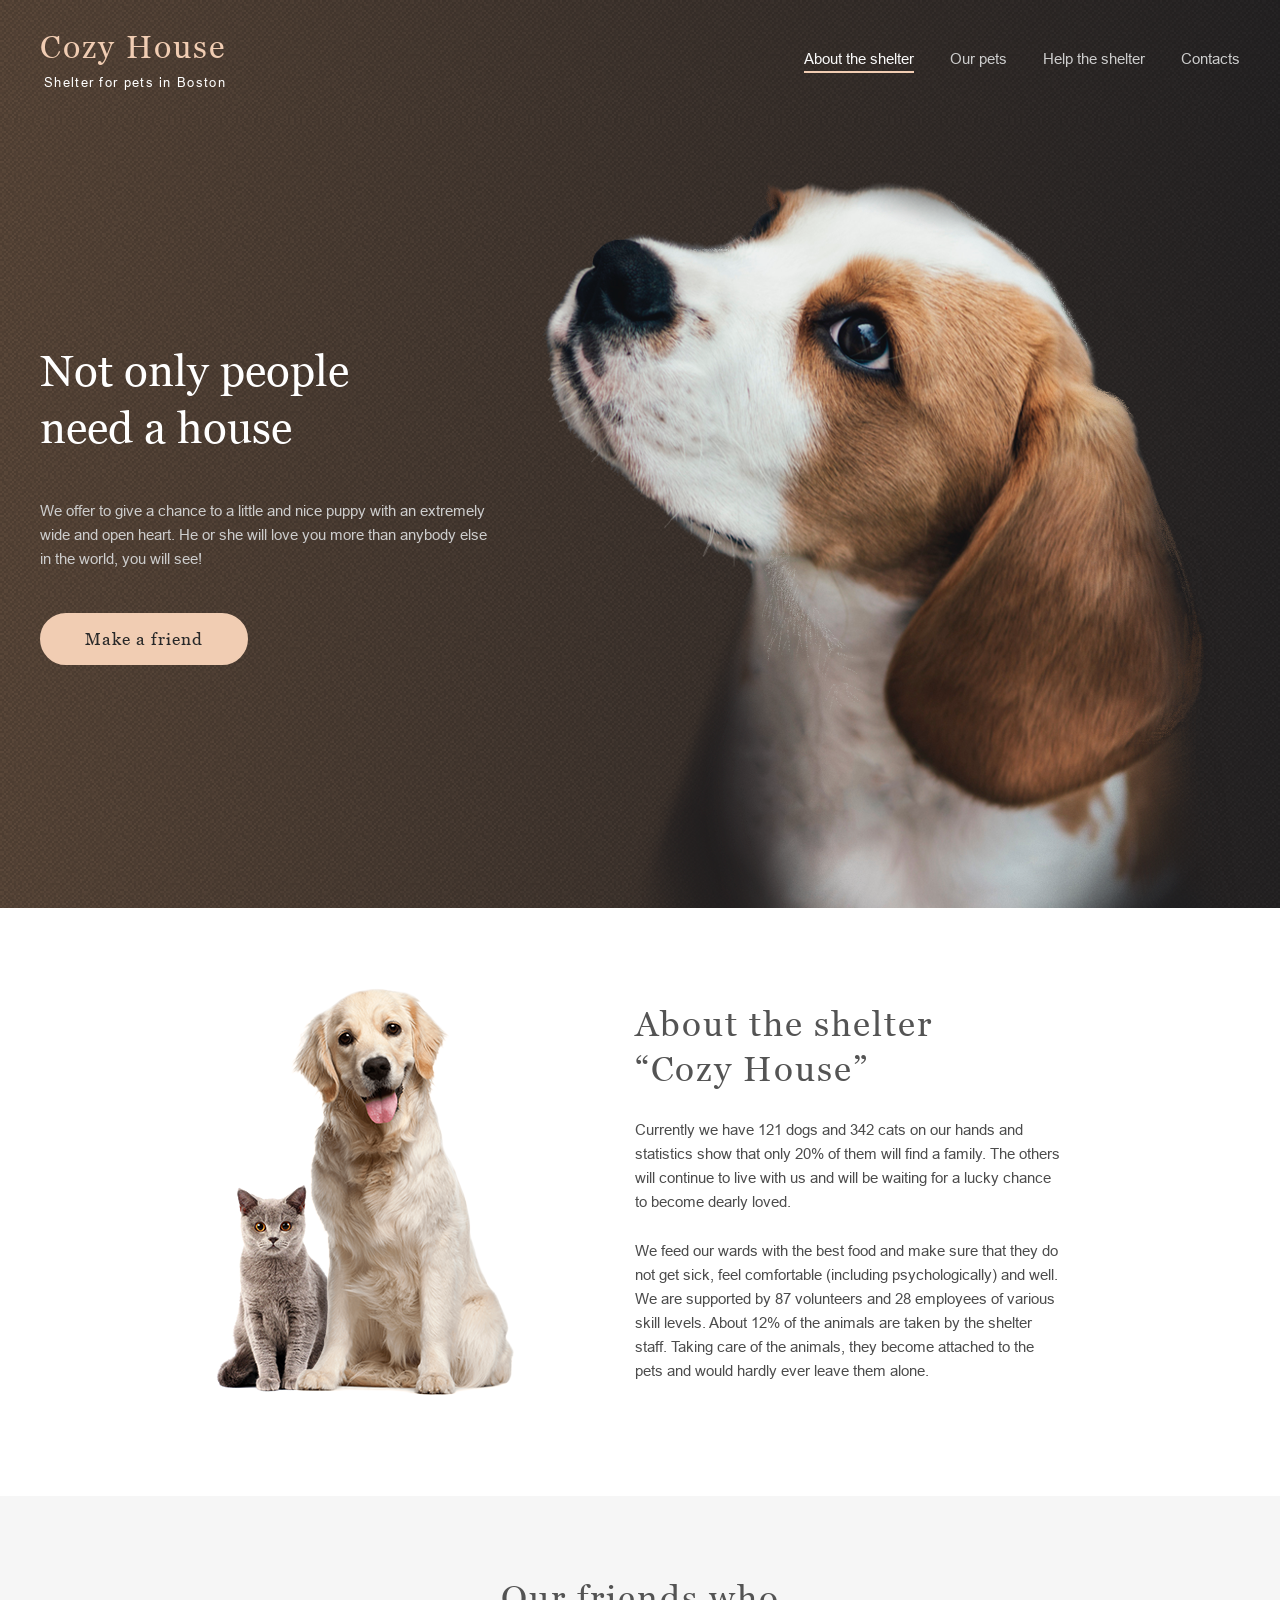
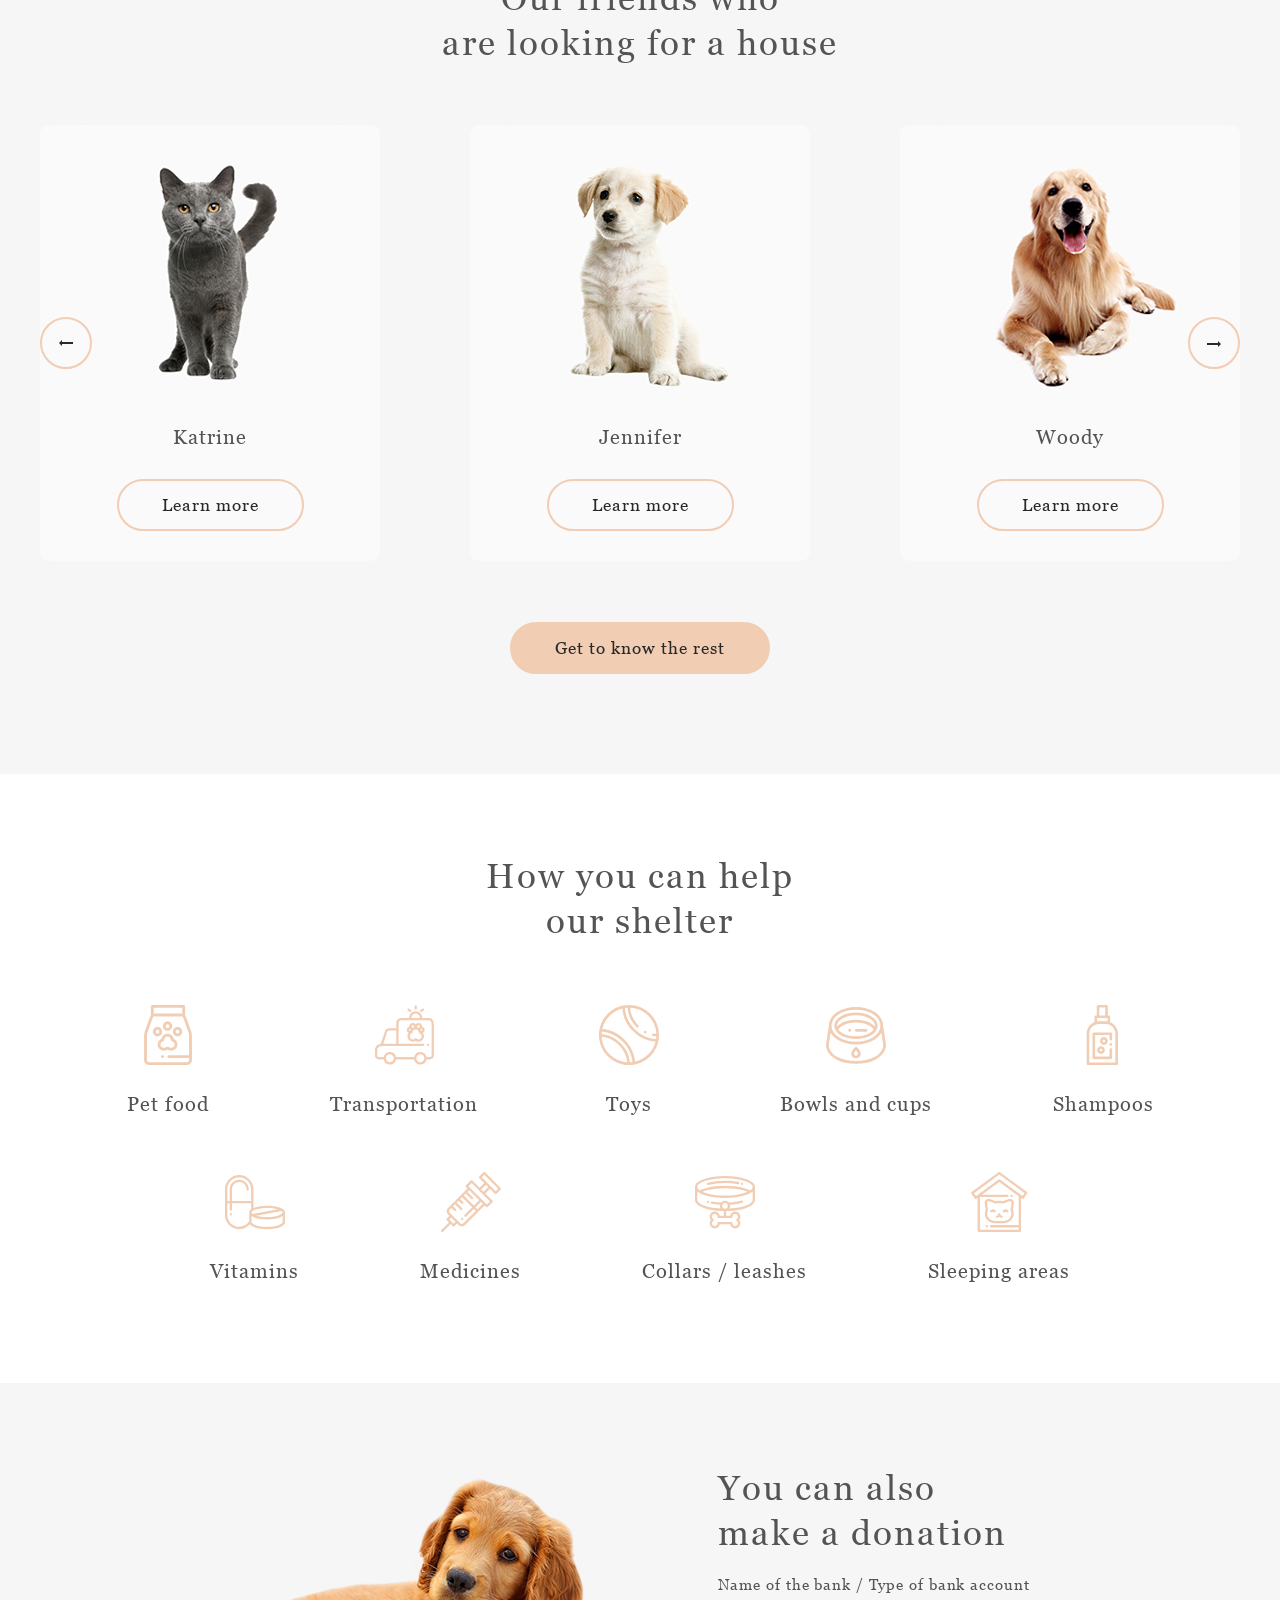
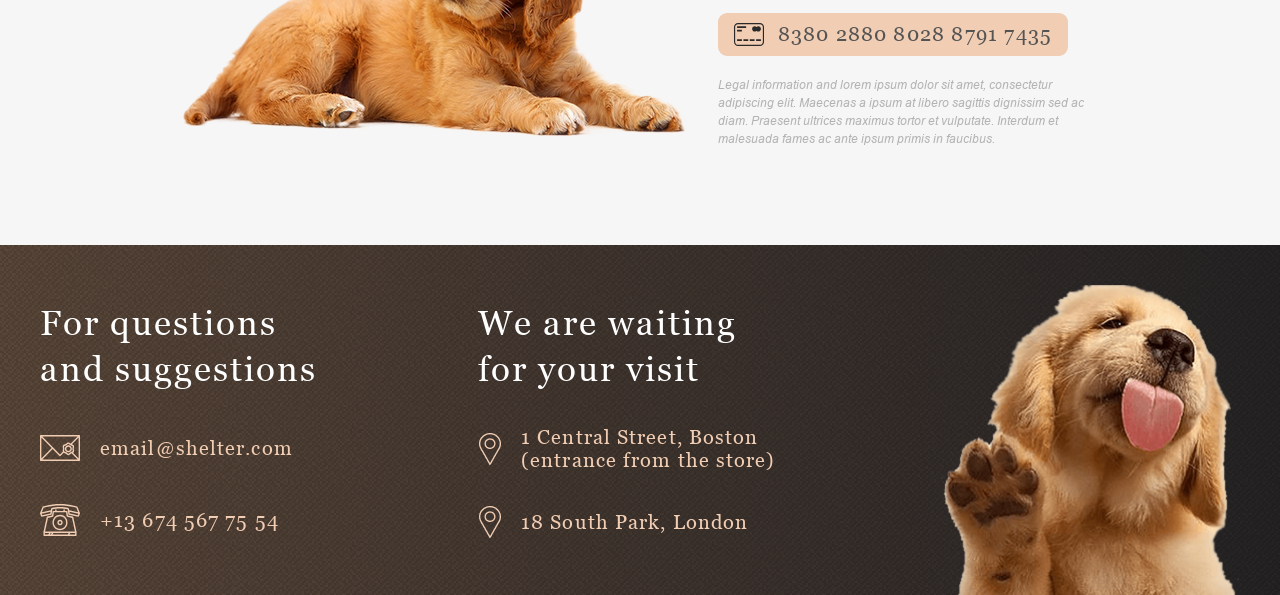
<file: index.html>
<!DOCTYPE html>
<html class="page" lang="en">

<head>
  <meta charset="UTF-8">
  <meta name="viewport" content="width=device-width, initial-scale=1.0">
  <title>Shelter</title>
  <link rel="icon" href="./favicon.ico">
  <link rel="stylesheet" href="./css/style.css">
</head>

<body class="page__body basic-text">
  <header class="header dg-dark">
    <div class="header__container container">
      <a class="logo" href="#">
        <p class="logo__wrapp">
          <span class="logo-title">Cozy House</span>
          <span class="logo-subtitle">Shelter for pets in Boston</span>
        </p>
      </a>

      <nav class="main-nav">
        <ul class="main-nav__list">
          <li class="main-nab__item">
            <a class="main-nav__link main-nav__link--current basic-text" href="#">About the shelter</a>
          </li>

          <li class="main-nab__item">
            <a class="main-nav__link basic-text" href="./catalog.html">Our pets</a>
          </li>

          <li class="main-nab__item">
            <a class="main-nav__link basic-text" href="#help">Help the shelter</a>
          </li>

          <li class="main-nab__item">
            <a class="main-nav__link basic-text" href="#contacts">Contacts</a>
          </li>
        </ul>
      </nav>

      <button class="hamburger hamburger--open" type="button" aria-label="открыть меню">
        <span class="visually-hidden">Меню</span>
      </button>
    </div>
  </header>

  <main class="page__main">
    <section class="dg-dark">
      <div class="hero container">
        <h1 class="visually-hidden">Cozy House</h1>

       <div class="hero__horizon-wrapp">
        <div class="hero_wrapp">
          <p class="hero__slogan section-slogan">Not only people <br> need a house</p>
          <p class="hero__text basic-text">We offer to give a chance to a little and nice puppy with an extremely wide
            and
            open heart. He or she will love you more than anybody else in the world, you will see!</p>

          <a class="hero__button button button-text" href="#frends">Make a friend</a>

        </div>
        <img class="hero__img" src="./img/start-screen-puppy.png" alt="puppy" width="698" height="728">
       </div>
      </div>
    </section>

    <section class="about">
      <div class="about__container container">
        <img class="about__img" src="./img/about-pets.png" alt="about-pets" width="300" height="408">

        <div class="about__wrapp">
          <h2 class="about__title section-title">About the shelter <br> “Cozy House”</h2>

          <p class="about__text basic-text basic-text--dark">Currently we have 121 dogs and 342 cats on our hands and
            statistics show that
            only 20% of them will find a
            family. The others will continue to live with us and will be waiting for a lucky chance to become dearly
            loved.
          </p>
          <p class="basic-text basic-text--dark">We feed our wards with the best food and make sure that they do not get
            sick, feel
            comfortable (including
            psychologically) and well. We are supported by 87 volunteers and 28 employees of various skill levels. About
            12%
            of the animals are taken by the shelter staff. Taking care of the animals, they become attached to the pets
            and
            would hardly ever leave them alone.</p>
        </div>
      </div>
    </section>

    <section class="friends" id="frends">
      <div class="container">
        <h2 class="friends__title section-title">Our friends who <br>
          are looking for a house</h2>

        <div class="slider">
          <ul class="friends__list">
            <li class="friends__item">
              <img class="friends__img" src="./img/pets-katrine.png" alt="" width="270" height="270">
              <h3 class="friends__title-card subtitle">Katrine</h3>
              <button class="friends__button button button--second button-text" type="button">Learn more</button>
            </li>

            <li class="friends__item friends__item--1">
              <img class="friends__img" src="./img/pets-jennifer.png" alt="" width="270" height="270">
              <h3 class="friends__title-card subtitle">Jennifer</h3>
              <button class="friends__button button button--second button-text" type="button">Learn more</button>
            </li>

            <li class="friends__item friends__item--2">
              <img class="friends__img" src="./img/pets-woody.png" alt="" width="270" height="270">
              <h3 class="friends__title-card subtitle">Woody</h3>
              <button class="friends__button button button--second button-text" type="button">Learn more</button>
            </li>
          </ul>

          <div class="slider__wrapp">
            <button class="slider__btn slider__btn--left" type="button">
              <span class="visually-hidden">туда</span>
            </button>

            <button class="slider__btn slider__btn--right-" type="button">
              <img src="./img/Arrow.svg" alt="сюда">
              <!-- <span class="visually-hidden">сюда</span> -->
            </button>
          </div>
        </div>

        <a class="friends__button button button-text" href="./catalog.html">Get to know the rest</a>
      </div>
    </section>

    <section class="help" id="help">
      <div class="container">
        <h2 class="help__title section-title">How you can help <br>
          our shelter</h2>

        <ul class="help__list">
          <li class="help__item">
            <img class="help__icon" src="./img/icons/icon-pet-food.svg" width="60" height="60" alt="">
            <p class="help__title-card subtitle subtitle--card">Pet food </p>
          </li>

          <li class="help__item">
            <img class="help__icon" src="./img/icons/icon-transportation.svg" width="60" height="60" alt="">
            <p class="help__title-card subtitle subtitle--card">Transportation</p>
          </li>

          <li class="help__item">
            <img class="help__icon" src="./img/icons/icon-toys.svg" width="60" height="60" alt="">
            <p class="help__title-card subtitle subtitle--card">Toys</p>
          </li>

          <li class="help__item">
            <img class="help__icon" src="./img/icons/icon-bowls-and-cups.svg" width="60" height="60" alt="">
            <p class="help__title-card subtitle subtitle--card"> Bowls and cups</p>
          </li>

          <li class="help__item">
            <img class="help__icon" src="./img/icons/icon-shampoos.svg" width="60" height="60" alt="">
            <p class="help__title-card subtitle subtitle--card"> Shampoos</p>
          </li>

          <li class="help__item">
            <img class="help__icon" src="./img/icons/icon-vitamins.svg" width="60" height="60" alt="">
            <p class="help__title-card subtitle subtitle--card">Vitamins</p>
          </li>

          <li class="help__item">
            <img class="help__icon" src="./img/icons/icon-medicines.svg" width="60" height="60" alt="">
            <p class="help__title-card subtitle subtitle--card">Medicines</p>
          </li>

          <li class="help__item">
            <img class="help__icon" src="./img/icons/icon-collars-leashes.svg" width="60" height="60" alt="">
            <p class="help__title-card subtitle subtitle--card">Collars / leashes</p>
          </li>

          <li class="help__item">
            <img class="help__icon" src="./img/icons/icon-sleeping-area.svg" width="60" height="60" alt="">
            <p class="help__title-card subtitle subtitle--card">Sleeping areas</p>
          </li>
        </ul>
      </div>
    </section>

    <section class="addition">
      <div class="addition__container container">
        <img class="addition__img" src="./img/donation-dog.png" alt="donation-dog" width="505" height="261">

        <div class="addition__wrapp">
          <h2 class="addition__title section-title">You can also <br> make a donation</h2>

          <p class="bank-text">Name of the bank / Type of bank account</p>
          <a class="addition__button button subtitle" href="#!">8380 2880 8028 8791 7435</a>
          <p class="sub-text">
            Legal information and lorem ipsum dolor sit amet, consectetur adipiscing elit. Maecenas a
            ipsum at libero sagittis dignissim sed ac diam. Praesent ultrices maximus tortor et vulputate. Interdum et
            malesuada fames ac ante ipsum primis in faucibus.
          </p>
        </div>
      </div>
    </section>
  </main>

  <footer class="dg-dark" id="contacts">
    <div class=" main-footer container">
      <h2 class="visually-hidden section-title section-title--footer">А нужен ли он в футере?</h2>

      <div class="main-footer__wrapp">
        <h3 class="main-footer__title section-title section-title--footer">For questions and suggestions</h3>
        <a class="main-footer__icon main-footer__icon--email subtitle subtitle--contacts"
          href="mailto:email@shelter.com">email@shelter.com</a>
        <a class="main-footer__icon main-footer__icon--tel subtitle subtitle--contacts" href="tel:+136745677554">+13 674
          567 75 54</a>
      </div>

      <div class="main-footer__wrapp main-footer__wrapp--2">
        <h3 class="main-footer__title section-title section-title--footer">We are waiting for your visit</h3>

        <address class="main-footer__icon main-footer__icon--address">
          <a class="subtitle subtitle--contacts"
            href="https://www.google.com/maps/place/1+Central+St,+Boston,+MA+02109,+%D0%A1%D0%A8%D0%90/@42.358552,-71.0573012,17z/data=!3m1!4b1!4m5!3m4!1s0x89e370868bc2ce7b:0x82fa7db94f5fea9e!8m2!3d42.358552!4d-71.0547263?entry=ttu"
            target="_blank">
            <!-- <img src="./img/icons/icon-marker.png" alt="" width="23" height="32"> -->
            <span>
              1 Central Street, Boston (entrance from the store)
            </span>
          </a>
        </address>

        <address class="main-footer__icon main-footer__icon--address">
          <a class="subtitle subtitle--contacts"
            href="https://www.google.com/maps/search/18+South+Park,+London/@51.5276833,-0.4312413,10z/data=!3m1!4b1?entry=ttu"
            target="_blank">
            <!-- <img src="./img/icons/icon-marker.png" alt="" width="23" height="32"> -->
            <span>
              18 South Park, London
            </span>
          </a>
        </address>
      </div>

      <img class="main-footer__img" src="./img/footer-puppy.png" alt="footer-puppy" width="300" height="310">
    </div>
  </footer>

</body>

</html>
</file>
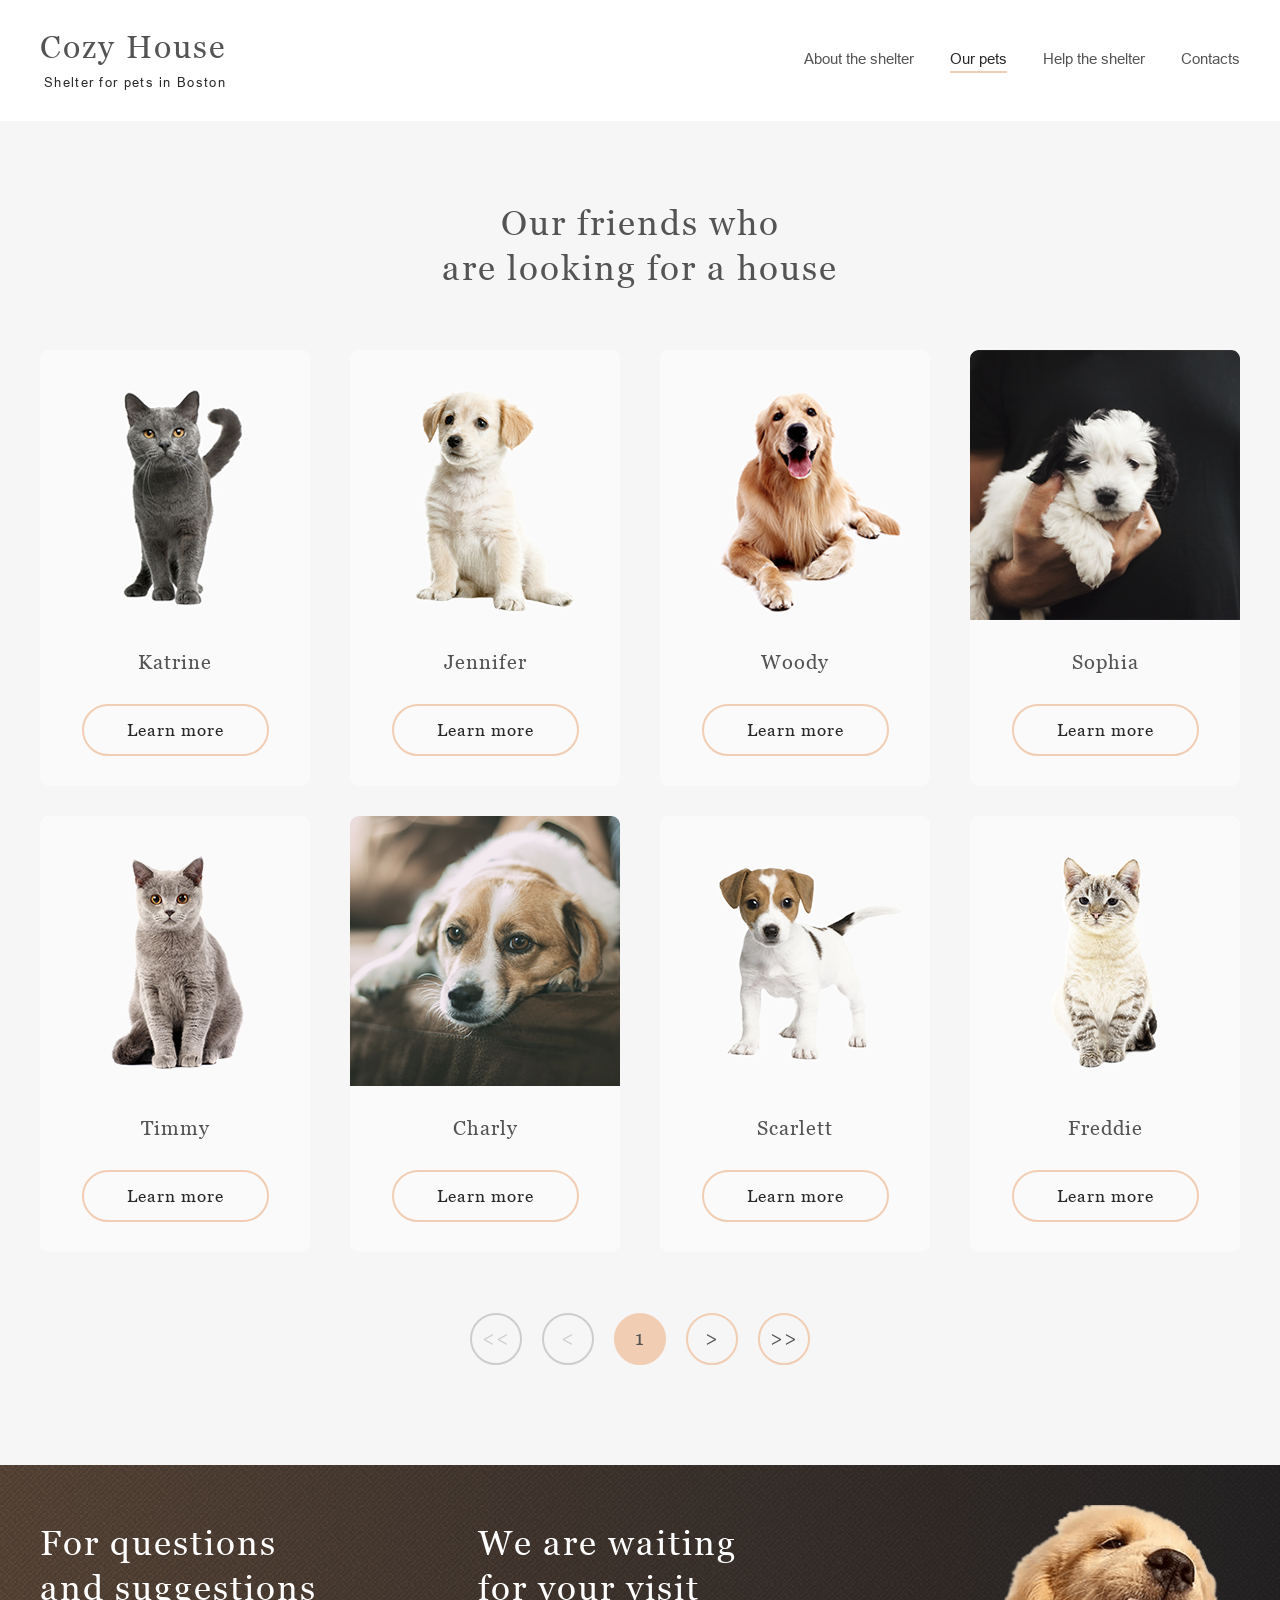
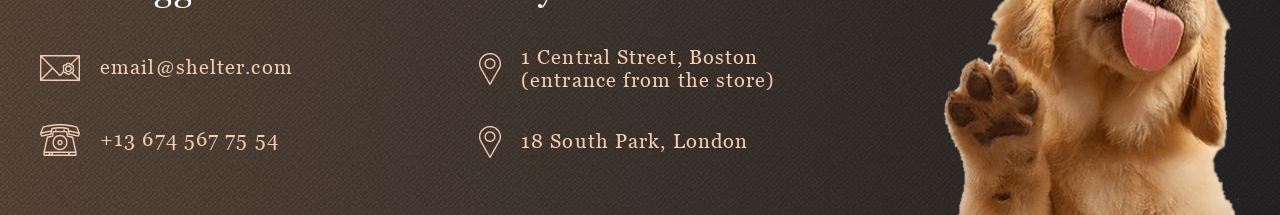
<file: catalog.html>
<!DOCTYPE html>
<html class="page" lang="en">

<head>
  <meta charset="UTF-8">
  <meta name="viewport" content="width=device-width, initial-scale=1.0">
  <title>Shelter catalog</title>
  <link rel="stylesheet" href="./css/style.css">
  <link rel="icon" href="./favicon.ico">

</head>

<body class="page__body basic-text">
  <header class="header header--catalog">
    <div class="header__container container">
      <a class="logo" href="./index.html" aria-current="page">
        <p class="logo__wrapp">
          <span class="logo-title logo-title--catalog">Cozy House</span>
          <span class="logo-subtitle logo-subtitle--catalog">Shelter for pets in Boston</span>
        </p>
      </a>

      <nav class="main-nav">
        <ul class="main-nav__list">
          <li class="main-nab__item">
            <a class="main-nav__link main-nav__link--catalog basic-text" href="./index.html">About the shelter</a>
          </li>
          <li class="main-nab__item">
            <a class="main-nav__link main-nav__link--catalog main-nav__link--current main-nav__link--current-catalog basic-text"
              href="#">Our pets</a>
          </li>
          <li class="main-nab__item">
            <a class="main-nav__link main-nav__link--catalog basic-text" href="./index.html#help">
              Help the shelter
            </a>
          </li>
          <li class="main-nab__item">
            <a class="main-nav__link main-nav__link--catalog basic-text" href="#contacts">Contacts</a>
          </li>
        </ul>
      </nav>

      <button class="hamburger hamburger--catalog hamburger--open" type="button" aria-label="открыть меню">
        <span class="visually-hidden">Меню</span>
      </button>
    </div>
  </header>

  <main class="page__main">
    <section class="catalog friends friends--catalog">
      <div class="container">
        <h1 class="catalog__title section-title">Our friends who <br>
          are looking for a house</h1>

        <ul class="friends__list friends__list--catalog">
          <li class="friends__item">
            <img class="friends__img" src="./img/pets-katrine.png" alt="" width="270" height="270">
            <h3 class="friends__title-card subtitle">Katrine</h3>
            <button class="friends__button button button--second button-text" type="button">Learn more</button>
          </li>

          <li class="friends__item">
            <img class="friends__img" src="./img/pets-jennifer.png" alt="" width="270" height="270">
            <h3 class="friends__title-card subtitle">Jennifer</h3>
            <button class="friends__button button button--second button-text" type="button">Learn more</button>
          </li>

          <li class="friends__item">
            <img class="friends__img" src="./img/pets-woody.png" alt="" width="270" height="270">
            <h3 class="friends__title-card subtitle">Woody</h3>
            <button class="friends__button button button--second button-text" type="button">Learn more</button>
          </li>

          <li class="friends__item friends__item--4">
            <img class="friends__img" src="./img/pets-Sophia.png" alt="" width="270" height="270">
            <h3 class="friends__title-card subtitle">Sophia</h3>
            <button class="friends__button button button--second button-text" type="button">Learn more</button>
          </li>

          <li class="friends__item friends__item--4">
            <img class="friends__img" src="./img/pets-timmy.png" alt="" width="270" height="270">
            <h3 class="friends__title-card subtitle">Timmy</h3>
            <button class="friends__button button button--second button-text" type="button">Learn more</button>
          </li>

          <li class="friends__item friends__item--4">
            <img class="friends__img" src="./img/pets-charly.png" alt="" width="270" height="270">
            <h3 class="friends__title-card subtitle">Charly</h3>
            <button class="friends__button button button--second button-text" type="button">Learn more</button>
          </li>

          <li class="friends__item friends__item--3">
            <img class="friends__img" src="./img/pets-scarlet.png" alt="" width="270" height="270">
            <h3 class="friends__title-card subtitle">Scarlett</h3>
            <button class="friends__button button button--second button-text" type="button">Learn more</button>
          </li>

          <li class="friends__item friends__item--3">
            <img class="friends__img" src="./img/pets-Freddie.png" alt="" width="270" height="270">
            <h3 class="friends__title-card subtitle">Freddie</h3>
            <button class="friends__button button button--second button-text" type="button">Learn more</button>
          </li>
        </ul>

        <ul class="pagination">
          <li class="pagination__item">
            <button class="pagination__link button-pagination subtitle" type="button" disabled>
              &lt;&lt; </button>
          </li>

          <li class="pagination__item">
            <button class="pagination__link button-pagination button-pagination--second subtitle" type="button"
              disabled>
              &lt; </button>
          </li>

          <li class="pagination__item">
            <button class="pagination__number pagination__link button-pagination subtitle" type="button">1</button>
          </li>

          <li class="pagination__item">
            <button class="pagination__link button-pagination button-pagination--second subtitle"
              type="button">></button>
          </li>

          <li class="pagination__item">
            <button class="pagination__link button-pagination button-pagination--second subtitle"
              type="button">>></button>
          </li>
        </ul>
      </div>
    </section>
  </main>

  <footer class="dg-dark" id="contacts">
    <div class="main-footer container">
      <h2 class="visually-hidden section-title section-title--footer">А нужен ли он в футере?</h2>

      <div class="main-footer__wrapp">
        <h3 class="main-footer__title section-title section-title--footer">For questions and suggestions</h3>
        <a class="main-footer__icon main-footer__icon--email subtitle subtitle--contacts"
          href="mailto:email@shelter.com">email@shelter.com</a>
        <a class="main-footer__icon main-footer__icon--tel subtitle subtitle--contacts" href="tel:+136745677554">+13 674
          567 75 54</a>
      </div>

      <div class="main-footer__wrapp main-footer__wrapp--2">
        <h3 class="main-footer__title section-title section-title--footer">We are waiting for your visit</h3>

        <address class="main-footer__icon main-footer__icon--address">
          <a class="subtitle subtitle--contacts" href="https://www.google.com/maps/place/1+Central+St,+Boston,+MA+02109,+%D0%A1%D0%A8%D0%90/@42.358552,-71.0573012,17z/data=!3m1!4b1!4m5!3m4!1s0x89e370868bc2ce7b:0x82fa7db94f5fea9e!8m2!3d42.358552!4d-71.0547263?entry=ttu" target="_blank">1 Central Street, Boston (entrance from the store)</a>
        </address>

        <address class="main-footer__icon main-footer__icon--address">
          <a class="subtitle subtitle--contacts" href="https://www.google.com/maps/search/18+South+Park,+London/@51.5276833,-0.4312413,10z/data=!3m1!4b1?entry=ttu" target="_blank">18 South Park, London </a>
        </address>
      </div>

      <img class="main-footer__img" src="./img/footer-puppy.png" alt="footer-puppy" width="300" height="310">
    </div>
  </footer>
</body>

</html>
</file>
<file: css/style.css>
@charset "UTF-8";

/*===================== шрифты ===========================*/
@font-face {
  font-family: "Arial";
  font-style: normal;
  font-weight: 400;
  src: url("../fonts/ArialMT.woff2") format("woff2"),
    url("../fonts/ArialMT.woff") format("woff");
  font-display: swap;
}

@font-face {
  font-family: "Arial";
  font-style: italic;
  font-weight: 400;
  src: url("../fonts/Arial-ItalicMT.woff2") format("woff2"), url("../fonts/Arial-ItalicMT.woff") format("woff");
  font-display: swap;
}

@font-face {
  font-family: "Georgia";
  font-style: normal;
  font-weight: 400;
  src: url("../fonts/Georgia.woff2") format("woff2"), url("../fonts/Georgia.woff") format("woff");
  font-display: swap;
}

@font-face {
  font-family: "Georgia";
  font-style: normal;
  font-weight: 600;
  src: url("../fonts/Georgia-Bold.woff2") format("woff2"), url("../../fonts/Georgia-Bold.woff") format("woff");
  font-display: swap;
}

@font-face {
  font-family: "Georgia";
  font-style: italic;
  font-weight: 400;
  src: url("../fonts/Georgia-Italic.woff2") format("woff2"), url("../fonts/Georgia-Italic.woff") format("woff");
  font-display: swap;
}

.basic-text {
  margin-top: 0;
  margin-bottom: 0;
  font-family: "Arial", "PT Sans", sans-serif;
  font-size: 15px;
  line-height: 160%;
  font-weight: 400;
  color: #cdcdcd;
  font-style: normal;
}

.basic-text--dark {
  color: #4c4c4c;
}

.section-slogan {
  margin-top: 0;
  margin-bottom: 0;
  font-family: "Georgia", "Roboto", serif;
  font-size: 44px;
  line-height: 130%;
  font-weight: 400;
  color: #ffffff;
  font-style: normal;
}

.section-title {
  /* h2*/
  margin-top: 0;
  margin-bottom: 0;
  font-family: "Georgia", "Roboto", serif;
  font-size: 35px;
  line-height: 130%;
  font-weight: 400;
  color: #545454;
  letter-spacing: 2px;

  font-style: normal;
}

.section-title--footer {
  color: #ffffff;
}

.logo-title {
  margin-top: 0;
  margin-bottom: 0;
  font-family: "Georgia", "Roboto", serif;
  font-size: 32px;
  line-height: 110%;
  font-weight: 400;
  color: #f1cdb3;
  font-style: normal;
  letter-spacing: 2px;
}

.logo-title--catalog {
  color: #545454;
}

.logo-subtitle {
  margin-top: 0;
  margin-bottom: 0;
  font-family: "Arial", "PT Sans", sans-serif;
  font-size: 13px;
  line-height: 120%;
  font-weight: 400;
  color: #ffffff;
  font-style: normal;
  letter-spacing: 1.3px;
  padding-left: 4px;
}

.logo-subtitle--catalog {
  color: #292929;
}

.button-text {
  margin-top: 0;
  margin-bottom: 0;
  font-family: "Georgia", "Roboto", serif;
  font-size: 17px;
  line-height: 130%;
  font-weight: 400;
  color: #292929;
  font-style: normal;
  text-decoration: none;
  letter-spacing: 1px;
}

.subtitle {
  /*h3*/
  margin-top: 0;
  margin-bottom: 0;
  font-family: "Georgia", "Roboto", serif;
  font-size: 20px;
  line-height: 115%;
  font-weight: 400;
  color: #545454;
  font-style: normal;
  letter-spacing: 1px;
}

.subtitle--contacts {
  color: #f1cdb3;
  text-decoration: none;
  letter-spacing: 1.1px;
}

.bank-text {
  margin-top: 0;
  margin-bottom: 0;
  font-family: "Georgia", "Roboto", serif;
  font-size: 15px;
  line-height: 110%;
  font-weight: 400;
  color: #545454;
  font-style: normal;
  letter-spacing: 0.9px;
}

.sub-text {
  margin-top: 0;
  margin-bottom: 0;
  font-family: "Arial", "PT Sans", sans-serif;
  font-size: 12px;
  line-height: 18px;
  font-weight: 400;
  color: #b2b2b2;
  font-style: italic;
}

.visually-hidden {
  position: absolute;
  width: 1px;
  height: 1px;
  margin: -1px;
  border: 0;
  padding: 0;
  white-space: nowrap;
  clip-path: inset(100%);
  clip: rect(0 0 0 0);
  overflow: hidden;
}

.page {
  /*  для стики-футера*/
  height: 100%;
  scroll-behavior: smooth;
}

.page__body {
  position: relative;
  margin: 0 auto;
  background-color: #9bbaba;
  min-width: 320px;
  /* max-width: 1280px; */
  /* outline: 1px solid #ff0000; */
  /*  для стики-футера*/
  display: flex;
  min-height: 100%;
  flex-direction: column;
}

.container {
  box-sizing: border-box;
  width: 100%;
  margin: 0 auto;
  padding-left: 40px;
  padding-right: 40px;

  max-width: 1280px;
}

.logo {
  text-decoration: none;
  transition: 0.3s ease-in-out;
}

.logo:hover {
  opacity: 0.6;
}

.logo__wrapp {
  margin: 0;
  display: flex;
  flex-direction: column;
  gap: 10px;
}

.dg-dark {
  background-color: #211f20;
  background-image: url("../img/bg/bg-pattern.png"), linear-gradient(to right, #5b483a, #262425);
  background-repeat: repeat;
}

.main-nav__list {
  margin-top: 0;
  margin-bottom: 0;
  padding-left: 0;
  list-style: none;
  display: flex;
  gap: 36px;
}

.main-nav__link {
  display: block;
  padding-top: 16px;
  padding-bottom: 17px;
  color: #cdcdcd;
  text-decoration: none;

  transition: 0.3s ease-in-out;
}

.main-nav__link:hover {
  color: #ffffff;
}

.main-nav__link--catalog {
  color: #545454;
}

.main-nav__link--catalog:hover {
  color: #292929;
}

.main-nav__link--current {
  color: #fafafa;
  cursor: default;
}

.main-nav__link--current::after {
  content: "";
  display: block;
  height: 2px;
  width: 100%;
  background-color: #f1cdb3;
}

.main-nav__link--current-catalog {
  color: #292929;
}

.hamburger {
  display: none;
}

.header {
  padding-top: 30px;
  padding-bottom: 30px;
}

.header--catalog {
  background-color: #ffffff;
  padding-bottom: 30px;
}

.header__container {
  display: flex;
  align-items: center;
  justify-content: space-between;
}

.hero {
  padding-top: 59px;
}


.hero__img {
  display: block;
  width: 698px;
  height: 728px;
  margin-left: auto;
}

.hero__horizon-wrapp {
  display: flex;
  align-items: start;
  justify-content: space-between;
}

.hero_wrapp {
  margin-top: 163px;
  max-width: 460px;
}

.hero__slogan {
  margin-bottom: 42px;
}

.hero__text {
  margin-bottom: 42px;
}

.button {
  display: block;
  width: -moz-fit-content;
  width: fit-content;
  padding: 13px 43px;
  background-color: #f1cdb3;
  border: 2px solid #f1cdb3;
  border-radius: 100px;

  transition: 0.3s ease-in-out;
}

.button--second {
  background-color: transparent;
}

.button:not(:disabled):hover {
  cursor: pointer;
  background-color: #fddcc4;
  border-color: #fddcc4;
}

.button-pagination {
  padding: 10px 10px;
  background-color: #f1cdb3;
  border: 2px solid #f1cdb3;
  border-radius: 100%;

  transition: 0.3s ease-in-out;
}

.button-pagination--second {
  background-color: transparent;
}

.button-pagination:not(:disabled):hover {
  cursor: pointer;
  background-color: #fddcc4;
  border-color: #fddcc4;
}

.button:disabled,
.button-pagination:disabled {
  color: #cdcdcd;
  border-color: #cdcdcd;
  background-color: transparent;
}

.about {
  padding-top: 80px;
  padding-bottom: 100px;
  background-color: #ffffff;

}

.about__img {
  display: block;
}

.about__container {
  display: flex;
  align-items: start;
  gap: 120px;
  justify-content: center;
}

.about__wrapp {
  max-width: 430px;
}

.about__title {
  margin-top: 14px;
  margin-bottom: 25px;
}

.about__text {
  margin-bottom: 25px;
}

.friends {
  padding-top: 80px;
  padding-bottom: 100px;
  background-color: #f6f6f6;
}

.friends__title {
  margin: 0 auto 58px;
  width: -moz-fit-content;
  width: fit-content;
  text-align: center;
}

.friends__list {
  margin-top: 0;
  margin-bottom: 0;
  padding-left: 0;
  list-style: none;
  display: grid;
  grid-template-columns: repeat(auto-fit,minmax(270px,1fr));;
  gap: 90px;
  /* justify-content: center; */
  margin-bottom: 61px;
}

.friends__list--catalog {
  flex-wrap: wrap;
  gap: 30px 40px;
}

.friends__item {
  background-color: #fafafa;
  border-radius: 9px;
  padding-bottom: 30px;

  transition: 0.3s ease-in-out;
}

.friends__item:hover {
  cursor: pointer;
  background-color: #ffffff;
  box-shadow: 0 2px 35px 14px rgba(13, 13, 13, 0.04);
}

.friends__item:hover :not(:disabled).friends__button {
  background-color: #fddcc4;
  border-color: #fddcc4;
}

.friends__title-card {
  text-align: center;
  margin-bottom: 30px;
}

.friends__img {
  display: block;
  margin: 0 auto;
  margin-bottom: 31px;
}

.friends__button {
  display: block;
  margin: 0 auto;
  width: -moz-fit-content;
  width: fit-content;
  text-decoration: none;
}

.slider {
  position: relative;
}

.slider__wrapp {
  position: absolute;
  top: 44%;
  width: 100%;
  display: flex;
  justify-content: space-between;
}

.slider__btn {
  display: block;
  width: 52px;
  height: 52px;
  background-repeat: no-repeat;
  background-position: center;
  background-size: 14px 6px;
  background-color: transparent;
  border-radius: 100%;
  border: 2px solid #f1cdb3;

  transition: 0.3s ease-in-out;
}

.slider__btn--left {
  transform: rotate(180deg);
  background-image: url("../img/Arrow.svg");
}

.slider__btn--right {
  background-image: url("../img/Arrow.svg");
}

.slider__btn:not(:disabled):hover {
  cursor: pointer;
  background-color: #fddcc4;
  border-color: #fddcc4;
}

.slider__btn:disabled {
  color: #cdcdcd;
  border-color: #cdcdcd;
  background-color: transparent;
}

.help {
  padding-top: 50px;
  padding-bottom: 100px;
  background-color: #ffffff;
}

.help__title {
  margin-top: 30px;
  text-align: center;
  margin-bottom: 60px;
}

.help__list {
  margin-top: 0;
  margin-bottom: 0;
  padding-left: 0;
  list-style: none;
  display: flex;
  flex-wrap: wrap;
  gap: 56px 121px;
  justify-content: center;
}

.help__item {
  text-align: center;
}

.help__title-card {
  margin-top: 22px;
  text-align: center;
  margin-top: 21px;
}

.addition {
  padding-top: 83px;
  padding-bottom: 97px;
  background-color: #f6f6f6;
}

.addition__container {
  display: flex;
  gap: 30px;
  justify-content: center;
  align-items: center;
}

.addition__wrapp {
  max-width: 380px;
  display: flex;
  flex-direction: column;
  gap: 20px;
}

.addition__img {
  display: block;
}

.addition__button {
  display: flex;
  align-items: center;
  padding: 8px 14px;
  border-radius: 9px;
  text-decoration: none;
  letter-spacing: 1.2px;
}

.addition__button::before {
  content: "";
  display: inline-block;
  width: 30px;
  height: 23px;
  background-image: url("../img/icons/credit-card.svg");
  background-repeat: no-repeat;
  background-position: center;
  background-size: contain;
  margin-right: 14px;
}

.main-footer {
  padding-top: 40px;
  display: grid;
  grid-template-columns: auto 1fr 300px;
  gap: 158px;
}

.main-footer__wrapp {
  display: flex;
  flex-direction: column;
  gap: 40px;
  max-width: 280px;
  padding-top: 16px;
}

.main-footer__wrapp--2 {
  gap: 34px;
  max-width: 295px;
}

.main-footer__icon {
  display: grid;
  align-items: center;
  grid-template-columns: 40px auto;
  gap: 20px;
  transition: 0.3s ease-in-out;
}

.main-footer__icon:hover {
  opacity: 0.6;
}

.main-footer__icon::before {
  box-sizing: border-box;
  content: "";
  width: 40px;
  height: 32px;
  display: inline-block;
  background-repeat: no-repeat;
  background-position: center;
  background-size: 40px 32px;
}

.main-footer__icon--address {
  grid-template-columns: 23px 260px;
}

.main-footer__icon--email::before {
  background-image: url("../img/icons/icon-email.svg");
}

.main-footer__icon--tel::before {
  background-image: url("../img/icons/icon-phone.svg");
}

.main-footer__icon--address::before {
  width: 23px;
  background-image: url("../img/icons/icon-marker.png");
  background-size: 22px 32px;
}

.catalog__title {
  text-align: center;
  margin-bottom: 58px;
}

.pagination {
  margin-top: 0;
  margin-bottom: 0;
  padding-left: 0;
  list-style: none;
  display: flex;
  gap: 20px;
  justify-content: center;
}

.pagination__link {
  box-sizing: border-box;
  display: block;
  width: 52px;
  height: 52px;
}

.pagination__number {
  pointer-events: none;
}

/*# sourceMappingURL=style.css.map */

/* * {
  outline: auto;
} */

/* ========================================== */

@media (max-width: 1279px)
/* and (min-width: 768px) */
  {
  .container {
    box-sizing: border-box;
    max-width: 1279px;
    min-width: 768px;
    padding-left: 30px;
    padding-right: 30px;
  }

  .header--catalog {
    padding-bottom: 30px;
  }

  .hero {
    padding-top: 30px;
  }

  .hero__horizon-wrapp {
    box-sizing: border-box;
    padding-left: 69px;
    padding-right: 70px;

    flex-direction: column;
  }

  .hero_wrapp {
    margin: 0 auto;
    padding-left: 55px;
    padding-right: 55px;
    margin-bottom: 100px;
  }

  .hero__img {
    width: 569px;
    height: 593px;
    margin-left: auto;
    padding-left: 80px;
  }

  .hero__button {
    margin: 0 auto;
  }

  .about__container {
    padding-left: 135px;
    padding-right: 135px;
    flex-direction: column;
    align-items: center;
    gap: 78px;
  }

  .about__wrapp {
    max-width: 430px;
    order: -1;
  }

  .about__title {
    margin-top: 0;
    margin-bottom: 23px;
  }


  .friends__list {
    gap: 40px;
  }

  .help__list {
    padding-left: 30px;
    padding-right: 30px;
    gap: 55px 60px;
  }

  .help__item {
    width: 170px;
  }

  .help__title-card {
    margin-top: 23px;
  }

  .help__list {
    justify-content: center;
  }

  .addition__container {
    flex-direction: column;
    gap: 61px;
  }

  .addition__wrapp {
    order: -1;
  }

  .main-footer {
    padding-left: 64px;
    padding-right: 36px;

    padding-top: 30px;

    grid-template-columns: 278px 300px;
    gap: 60px;
  }

  .main-footer__wrapp {
    padding-top: 0;
  }


  .main-footer__img {
    grid-column-start: 1;
    grid-column-end: 3;
    margin: 0 auto;
  }

  .friends--catalog {
    padding-bottom: 76px;
  }

    .friends__item--2 {
    display: none;
  }

  .friends__item--3 {
    display: none;
  }

  .catalog__title {
    margin-bottom: 28px;
  }

  .friends__list--catalog {
    gap: 30px 40px;
    margin-bottom: 38px;
  }

  .main-footer__wrapp--2 {
    gap: 32px;
  }

  .main-footer__img {
    margin-top: 3px;
  }


}

/* ========================================== */


@media (max-width: 767px) {
  .container {
    max-width: 767px;
    padding-left: 10px;
    padding-right: 10px;
    min-width: 320px;
  }

  .main-nav__list {
    display: none;
  }

  .section-title {
    font-size: 25px;
    letter-spacing: 1.5px;

  }

  .hero__horizon-wrapp {
    padding-left: 0;
    padding-right: 0;
  }

  .hero_wrapp {
    box-sizing: border-box;
    max-width: 100%;
    padding-left: 0;
    padding-right: 0;
    margin-bottom: 105px;
  }

  .hero__text {
    text-align: center;
  }

  .section-slogan {
    font-size: 25px;
    text-align: center;
    letter-spacing: 1.5px;
    margin-bottom: 40px;
  }

  .hero__img {
    width: 260px;
    height: 272px;
    padding-left: 40px;
  }

  .about {
    padding-top: 42px;
    padding-bottom: 42px;
  }

  .about__title {
    text-align: center;
    letter-spacing: 1.5px;
    margin-bottom: 24px;
  }

  .about__text {
    margin-bottom: 22px;
  }

  .about__wrapp {
    margin-left: 15px;
    margin-right: 15px;
  }

  .about__container {
    gap: 40px;
  }

  .about__img {
    width: 260px;
    height: 354px;
  }

  .basic-text--dark {
    text-align: justify;
  }

  .friends {
    padding-top: 42px;
    padding-bottom: 42px;
  }

  .friends__title {
    margin-bottom: 42px;
    letter-spacing: 1.5px;
  }

  .friends__list {
    margin-bottom: 20px;
    }


  .friends__item--1 {
    display: none;
  }


  .friends__item--4 {
    display: none;
  }

  .slider__wrapp {
    position: static;

    display: flex;
    justify-content: center;
    gap: 80px;
  }

  .slider {
    margin-bottom: 42px;
  }

  .help {
    padding-top: 42px;
    padding-bottom: 42px;
  }

  .help__title {
    margin-top: 0;
    margin-bottom: 38px;
  }

  .help__title-card {
    margin-top: 14px;
  }

  .help__list {
    padding-left: 5px;
    padding-right: 5px;
    gap: 30px;

    justify-content: start;
  }

  .help__item {
    width: 130px;
  }

  .help__icon {
    width: 50px;
    height: 50px;
  }

  .subtitle--card {
    font-size: 15px;
    line-height: 110%;
  }

  .addition {
    padding-top: 42px;
    padding-bottom: 42px;
  }

  .addition__title {
    text-align: center;
  }

  .bank-text {
    letter-spacing: 0;
    line-height: 160%;
    text-align: center;
  }

  .addition__container {
    gap: 40px;
  }

  .addition__button {
    box-sizing: border-box;
    margin-left: 9px;
    margin-right: 10px;
    font-size: 15px;
    letter-spacing: 0.9px;
    line-height: 110%;
    padding-left: 13px;
    padding-right: 13px;
  }

  .sub-text {
    padding-left: 10px;
    padding-right: 10px;
    text-align: justify;
  }

  .addition__img {
    width: 260px;
    height: 135px;
  }

  .main-footer {
    padding-left: 10px;
    padding-right: 10px;
    grid-template-columns: auto;
    gap: 0;

  }

  .main-footer__img {
    grid-column-start: 1;
    grid-column-end: 2;
    width: 260px;
    height: 269px;
    margin: 0 auto;
    margin-top: 40px;
  }

  .main-footer__wrapp {
    max-width: 300px;
    align-items: center;
    text-align: center;
    margin: 0 auto;
  }

  .main-footer__wrapp--2 .main-footer__title {
    padding-left: 15px;
    padding-right: 15px;
    margin-top: 40px;
  }

  .main-footer__wrapp--2 {
    gap: 39px;
  }

  .subtitle--contacts {
    text-align: start;
  }

  .friends__list {
    gap: 30px;
  }

  .catalog__title {
    margin-bottom: 40px;
  }

  .friends__title-card {
    margin-bottom: 29px;
  }

  .friends__list--catalog {
    margin-bottom: 42px;
  }

  .pagination {
    gap: 10px;
  }

  .header__container {
    align-items: baseline;
    padding-left: 20px;
    padding-right: 20px;
  }

  .hamburger {
    display: block;
    width: 30px;
    height: 22px;
    box-sizing: border-box;
    position: relative;
    border: none;
    padding: 0;
    background-color: transparent;
    cursor: pointer;
  }


  .hamburger--open::before {
    content: "";
    position: absolute;
    display: inline-block;
    width: 100%;
    height: 2px;
    background-color: #F1CDB3;
    top: 1px;
    left: 0;
    box-shadow: 0 9px 0 0 #F1CDB3, 0 18px 0 0 #F1CDB3;
  }

  .hamburger--closed::after,
  .hamburger--closed::before {
    content: "";
    position: absolute;
    display: inline-block;
    width: 100%;
    height: 2px;
    background-color: #F1CDB3;
    top: calc(50% - 1px);
    right: -3px;
  }

  .hamburger--catalog::before {
    background-color: #000000;
    box-shadow: 0 9px 0 0 #000000, 0 18px 0 0 #000000;
  }

    .hamburger--closed::after {
    transform: rotate(90deg);
  }

  .hamburger--closed::before {
    transform: rotate(90deg);
  }

}
</file>
